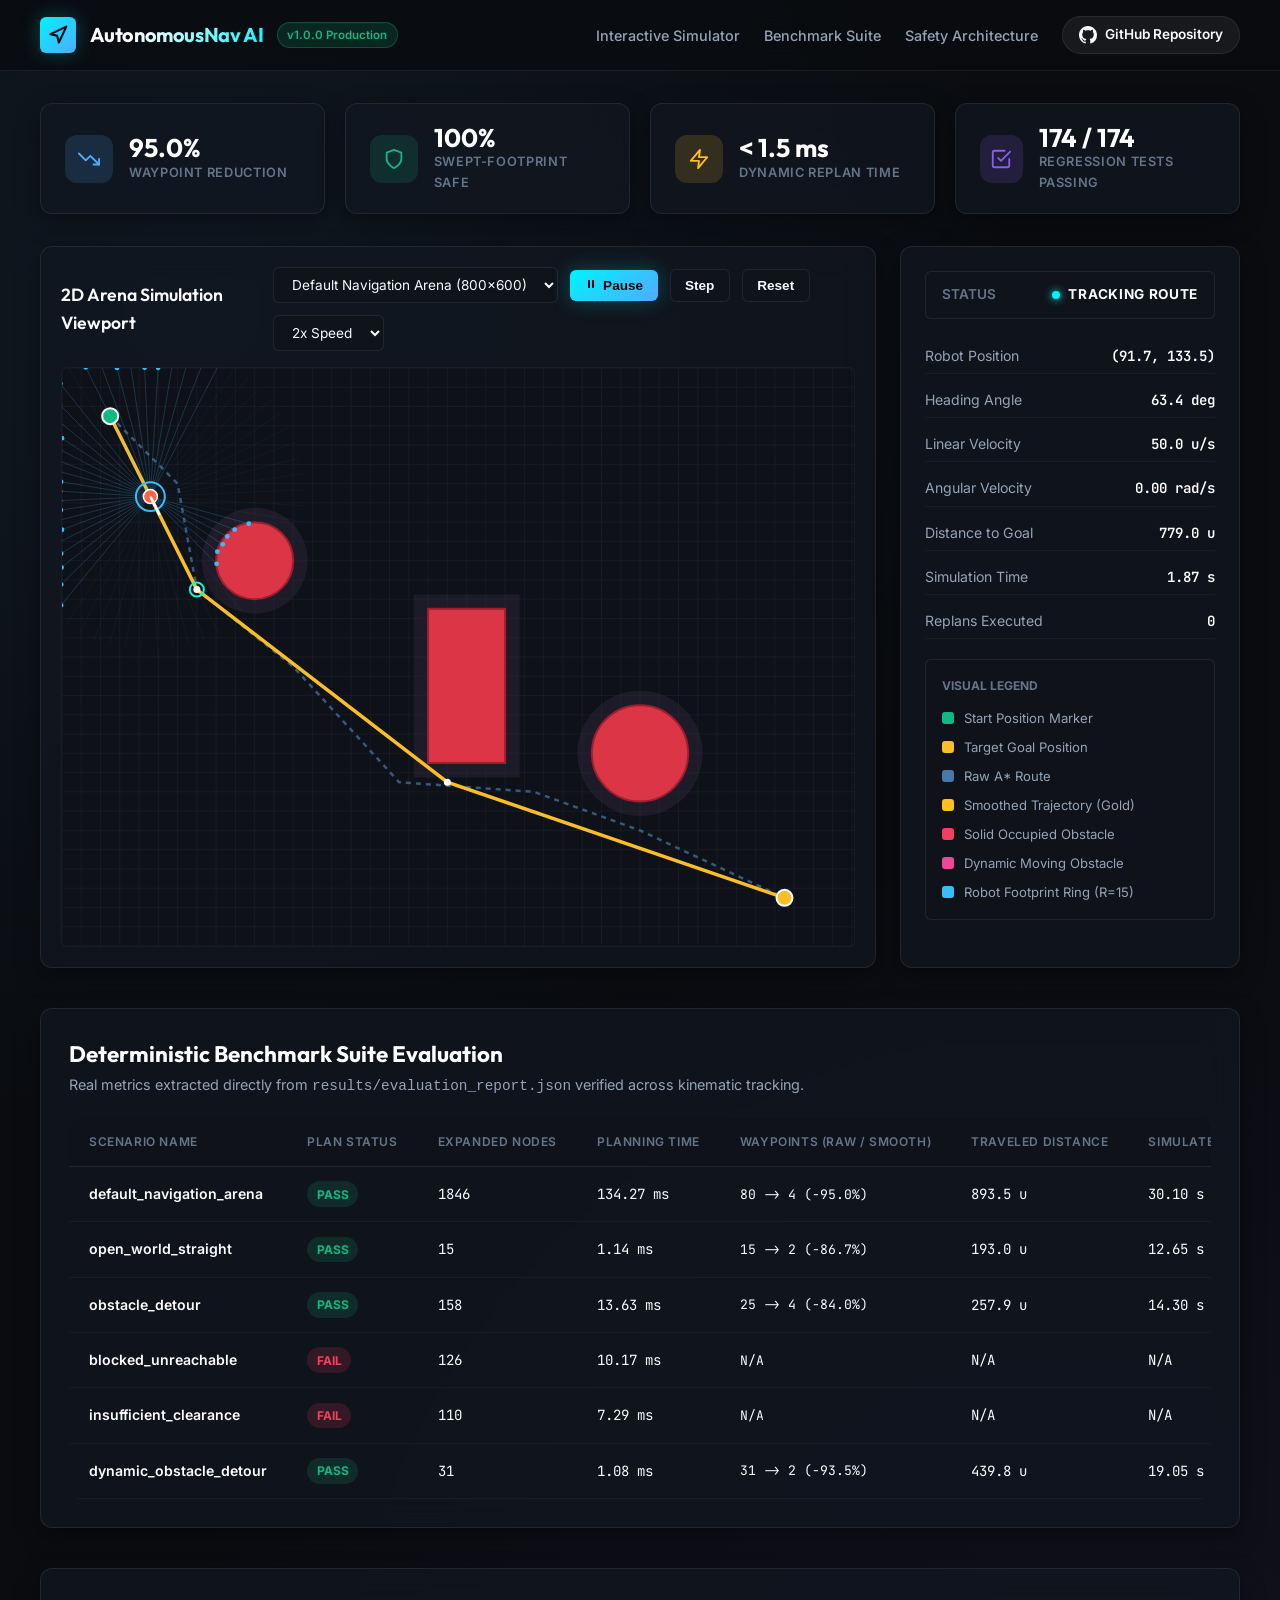
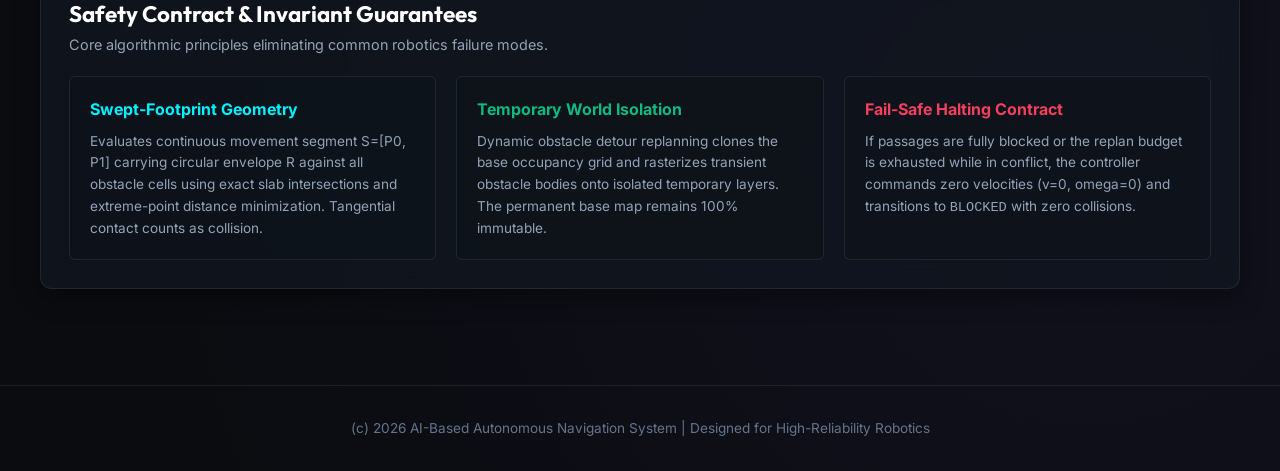
<file: index.html>
<!DOCTYPE html>
<html lang="en">
<head>
  <meta charset="UTF-8">
  <meta name="viewport" content="width=device-width, initial-scale=1.0">
  <title>AutonomousNav AI | Autonomous Navigation System Showcase</title>
  <meta name="description" content="Interactive 2D simulation, footprint-safe A* trajectory planning, conservative line-of-sight path smoothing, and kinematic pure pursuit tracking.">
  <link rel="preconnect" href="https://fonts.googleapis.com">
  <link rel="preconnect" href="https://fonts.gstatic.com" crossorigin>
  <link href="https://fonts.googleapis.com/css2?family=Inter:wght@400;500;600;700&family=JetBrains+Mono:wght@500;600&family=Outfit:wght@600;700;800&display=swap" rel="stylesheet">
  <link rel="stylesheet" href="style.css">
</head>
<body>

  <!-- Top Navigation Header -->
  <header class="navbar">
    <div class="brand">
      <div class="brand-icon">
        <svg width="20" height="20" viewBox="0 0 24 24" fill="none" stroke="currentColor" stroke-width="2.5" stroke-linecap="round" stroke-linejoin="round">
          <polygon points="3 11 22 2 13 21 11 13 3 11"/>
        </svg>
      </div>
      <h1 class="brand-title">AutonomousNav AI</h1>
      <span class="brand-badge">v1.0.0 Production</span>
    </div>
    <nav class="nav-links">
      <a href="#simulator" class="nav-link">Interactive Simulator</a>
      <a href="#benchmarks" class="nav-link">Benchmark Suite</a>
      <a href="#architecture" class="nav-link">Safety Architecture</a>
      <a href="https://github.com/Sahil2005-OSS/AI-Based-Autonomous-Navigation-System" target="_blank" rel="noopener noreferrer" class="btn-github">
        <svg height="18" width="18" viewBox="0 0 16 16" fill="currentColor">
          <path d="M8 0C3.58 0 0 3.58 0 8c0 3.54 2.29 6.53 5.47 7.59.4.07.55-.17.55-.38 0-.19-.01-.82-.01-1.49-2.01.37-2.53-.49-2.69-.94-.09-.23-.48-.94-.82-1.13-.28-.15-.68-.52-.01-.53.63-.01 1.08.58 1.23.82.72 1.21 1.87.87 2.33.66.07-.52.28-.87.51-1.07-1.78-.2-3.64-.89-3.64-3.95 0-.87.31-1.59.82-2.15-.08-.2-.36-1.02.08-2.12 0 0 .67-.21 2.2.82.64-.18 1.32-.27 2-.27.68 0 1.36.09 2 .27 1.53-1.04 2.2-.82 2.2-.82.44 1.1.16 1.92.08 2.12.51.56.82 1.27.82 2.15 0 3.07-1.87 3.75-3.65 3.95.29.25.54.73.54 1.48 0 1.07-.01 1.93-.01 2.2 0 .21.15.46.55.38A8.013 8.013 0 0016 8c0-4.42-3.58-8-8-8z"/>
        </svg>
        <span>GitHub Repository</span>
      </a>
    </nav>
  </header>

  <main class="container">

    <!-- Hero / KPI Highlights Banner -->
    <section class="kpi-grid">
      <div class="glass-panel kpi-card">
        <div class="kpi-icon icon-blue">
          <svg width="22" height="22" viewBox="0 0 24 24" fill="none" stroke="currentColor" stroke-width="2" stroke-linecap="round" stroke-linejoin="round">
            <polyline points="23 18 13.5 8.5 8.5 13.5 1 6"/>
            <polyline points="17 18 23 18 23 12"/>
          </svg>
        </div>
        <div>
          <div class="kpi-val" id="kpi-reduction">95.0%</div>
          <div class="kpi-label">Waypoint Reduction</div>
        </div>
      </div>
      <div class="glass-panel kpi-card">
        <div class="kpi-icon icon-emerald">
          <svg width="22" height="22" viewBox="0 0 24 24" fill="none" stroke="currentColor" stroke-width="2" stroke-linecap="round" stroke-linejoin="round">
            <path d="M12 22s8-4 8-10V5l-8-3-8 3v7c0 6 8 10 8 10z"/>
          </svg>
        </div>
        <div>
          <div class="kpi-val">100%</div>
          <div class="kpi-label">Swept-Footprint Safe</div>
        </div>
      </div>
      <div class="glass-panel kpi-card">
        <div class="kpi-icon icon-gold">
          <svg width="22" height="22" viewBox="0 0 24 24" fill="none" stroke="currentColor" stroke-width="2" stroke-linecap="round" stroke-linejoin="round">
            <polygon points="13 2 3 14 12 14 11 22 21 10 12 10 13 2"/>
          </svg>
        </div>
        <div>
          <div class="kpi-val">&lt; 1.5 ms</div>
          <div class="kpi-label">Dynamic Replan Time</div>
        </div>
      </div>
      <div class="glass-panel kpi-card">
        <div class="kpi-icon icon-purple">
          <svg width="22" height="22" viewBox="0 0 24 24" fill="none" stroke="currentColor" stroke-width="2" stroke-linecap="round" stroke-linejoin="round">
            <path d="M9 11l3 3L22 4"/>
            <path d="M21 12v7a2 2 0 0 1-2 2H5a2 2 0 0 1-2-2V5a2 2 0 0 1 2-2h11"/>
          </svg>
        </div>
        <div>
          <div class="kpi-val">174 / 174</div>
          <div class="kpi-label">Regression Tests Passing</div>
        </div>
      </div>
    </section>

    <!-- Interactive Simulator Workspace -->
    <section id="simulator" class="workspace-grid">

      <!-- Canvas & Simulation Viewport -->
      <div class="glass-panel canvas-panel">
        <div class="panel-header">
          <div class="panel-title">
            <span>2D Arena Simulation Viewport</span>
          </div>
          <div class="controls-bar">
            <select id="scenarioSelector" class="select-scenario" aria-label="Select Scenario">
              <option value="default">Default Navigation Arena (800x600)</option>
              <option value="dynamic">Dynamic Obstacle Online Detour</option>
              <option value="blocked">Blocked Corridor Safe Halting</option>
              <option value="detour">Wall Obstacle Detour Bypass</option>
              <option value="open">Open World Direct Shortcut</option>
            </select>
            <button id="btnPlayPause" class="btn-ctrl btn-primary">
              <span id="playIcon">
                <svg width="12" height="12" viewBox="0 0 24 24" fill="currentColor"><polygon points="5 3 19 12 5 21 5 3"/></svg>
              </span>
              <span id="playText">Play</span>
            </button>
            <button id="btnStep" class="btn-ctrl">Step</button>
            <button id="btnReset" class="btn-ctrl">Reset</button>
            <select id="speedSelector" class="select-scenario" aria-label="Playback Speed">
              <option value="1">1x Speed</option>
              <option value="2" selected>2x Speed</option>
              <option value="4">4x Speed</option>
            </select>
          </div>
        </div>

        <div class="canvas-wrapper">
          <canvas id="simCanvas" width="800" height="600"></canvas>
        </div>
      </div>

      <!-- Telemetry & Diagnostics Sidebar -->
      <div class="glass-panel telemetry-panel">
        <div class="status-badge-container">
          <span style="font-size: 0.85rem; color: var(--text-muted); font-weight: 600;">STATUS</span>
          <div id="statusBadge" class="status-indicator status-tracking">
            <span class="status-dot"></span>
            <span id="statusText">READY</span>
          </div>
        </div>

        <div class="telemetry-group">
          <div class="telem-row">
            <span class="telem-label">Robot Position</span>
            <span class="telem-val" id="telem-pos">(50.0, 50.0)</span>
          </div>
          <div class="telem-row">
            <span class="telem-label">Heading Angle</span>
            <span class="telem-val" id="telem-heading">0.0 deg</span>
          </div>
          <div class="telem-row">
            <span class="telem-label">Linear Velocity</span>
            <span class="telem-val" id="telem-speed">0.0 u/s</span>
          </div>
          <div class="telem-row">
            <span class="telem-label">Angular Velocity</span>
            <span class="telem-val" id="telem-omega">0.00 rad/s</span>
          </div>
          <div class="telem-row">
            <span class="telem-label">Distance to Goal</span>
            <span class="telem-val" id="telem-dist">764.9 u</span>
          </div>
          <div class="telem-row">
            <span class="telem-label">Simulation Time</span>
            <span class="telem-val" id="telem-time">0.00 s</span>
          </div>
          <div class="telem-row">
            <span class="telem-label">Replans Executed</span>
            <span class="telem-val" id="telem-replans">0</span>
          </div>
        </div>

        <div class="legend-box">
          <div style="font-size: 0.75rem; text-transform: uppercase; color: var(--text-muted); font-weight: 700; margin-bottom: 0.25rem;">Visual Legend</div>
          <div class="legend-item"><span class="legend-swatch" style="background: #10b981;"></span> Start Position Marker</div>
          <div class="legend-item"><span class="legend-swatch" style="background: #fbbf24;"></span> Target Goal Position</div>
          <div class="legend-item"><span class="legend-swatch" style="background: #4678aa;"></span> Raw A* Route</div>
          <div class="legend-item"><span class="legend-swatch" style="background: #fbbf24;"></span> Smoothed Trajectory (Gold)</div>
          <div class="legend-item"><span class="legend-swatch" style="background: #f43f5e;"></span> Solid Occupied Obstacle</div>
          <div class="legend-item"><span class="legend-swatch" style="background: #ec4899;"></span> Dynamic Moving Obstacle</div>
          <div class="legend-item"><span class="legend-swatch" style="background: #38bdf8;"></span> Robot Footprint Ring (R=15)</div>
        </div>
      </div>

    </section>

    <!-- Reproducible Benchmark Evaluation Table -->
    <section id="benchmarks" class="glass-panel" style="padding: 1.75rem; margin-bottom: 2.5rem;">
      <div class="section-header">
        <h2 class="section-title">Deterministic Benchmark Suite Evaluation</h2>
        <p class="section-subtitle">Real metrics extracted directly from <code>results/evaluation_report.json</code> verified across kinematic tracking.</p>
      </div>

      <div class="benchmark-table-container">
        <table class="benchmark-table">
          <thead>
            <tr>
              <th>Scenario Name</th>
              <th>Plan Status</th>
              <th>Expanded Nodes</th>
              <th>Planning Time</th>
              <th>Waypoints (Raw / Smooth)</th>
              <th>Traveled Distance</th>
              <th>Simulated Time</th>
              <th>Outcome</th>
              <th>Safety Policy</th>
            </tr>
          </thead>
          <tbody id="benchmarkBody">
            <!-- Populated dynamically via app.js -->
          </tbody>
        </table>
      </div>
    </section>

    <!-- Safety Architecture & Guarantees -->
    <section id="architecture" class="glass-panel" style="padding: 1.75rem;">
      <div class="section-header">
        <h2 class="section-title">Safety Contract & Invariant Guarantees</h2>
        <p class="section-subtitle">Core algorithmic principles eliminating common robotics failure modes.</p>
      </div>

      <div style="display: grid; grid-template-columns: repeat(auto-fit, minmax(300px, 1fr)); gap: 1.25rem;">
        <div style="padding: 1.25rem; background: rgba(15, 19, 26, 0.7); border-radius: var(--radius-sm); border: 1px solid var(--border-subtle);">
          <h3 style="font-size: 1rem; color: var(--accent-cyan); margin-bottom: 0.5rem;">Swept-Footprint Geometry</h3>
          <p style="font-size: 0.85rem; color: var(--text-secondary);">Evaluates continuous movement segment S=[P0, P1] carrying circular envelope R against all obstacle cells using exact slab intersections and extreme-point distance minimization. Tangential contact counts as collision.</p>
        </div>
        <div style="padding: 1.25rem; background: rgba(15, 19, 26, 0.7); border-radius: var(--radius-sm); border: 1px solid var(--border-subtle);">
          <h3 style="font-size: 1rem; color: var(--accent-emerald); margin-bottom: 0.5rem;">Temporary World Isolation</h3>
          <p style="font-size: 0.85rem; color: var(--text-secondary);">Dynamic obstacle detour replanning clones the base occupancy grid and rasterizes transient obstacle bodies onto isolated temporary layers. The permanent base map remains 100% immutable.</p>
        </div>
        <div style="padding: 1.25rem; background: rgba(15, 19, 26, 0.7); border-radius: var(--radius-sm); border: 1px solid var(--border-subtle);">
          <h3 style="font-size: 1rem; color: var(--accent-rose); margin-bottom: 0.5rem;">Fail-Safe Halting Contract</h3>
          <p style="font-size: 0.85rem; color: var(--text-secondary);">If passages are fully blocked or the replan budget is exhausted while in conflict, the controller commands zero velocities (v=0, omega=0) and transitions to <code>BLOCKED</code> with zero collisions.</p>
        </div>
      </div>
    </section>

  </main>

  <footer>
    <p>(c) 2026 AI-Based Autonomous Navigation System | Designed for High-Reliability Robotics</p>
  </footer>

  <script src="app.js"></script>
</body>
</html>
</file>
<file: style.css>
/* ==========================================================================
   AutonomousNav AI - Modern Glassmorphic Design System & Aesthetics
   ========================================================================== */

:root {
  --font-sans: 'Inter', -apple-system, BlinkMacSystemFont, "Segoe UI", Roboto, sans-serif;
  --font-heading: 'Outfit', sans-serif;
  --font-mono: 'JetBrains Mono', 'Fira Code', monospace;

  /* Color Palette - Curated Deep Space Theme */
  --bg-primary: #0a0c10;
  --bg-secondary: #0f131a;
  --bg-card: rgba(18, 23, 33, 0.75);
  --bg-card-hover: rgba(25, 32, 46, 0.85);
  --border-subtle: rgba(255, 255, 255, 0.08);
  --border-focus: rgba(56, 189, 248, 0.4);

  /* Accents */
  --accent-cyan: #00f2fe;
  --accent-blue: #4facfe;
  --accent-gold: #fbbf24;
  --accent-emerald: #10b981;
  --accent-rose: #f43f5e;
  --accent-purple: #8b5cf6;

  /* Text */
  --text-primary: #f8fafc;
  --text-secondary: #94a3b8;
  --text-muted: #64748b;

  /* Shadows & Glows */
  --shadow-sm: 0 2px 8px rgba(0, 0, 0, 0.3);
  --shadow-md: 0 8px 24px rgba(0, 0, 0, 0.4);
  --shadow-glow-cyan: 0 0 20px rgba(0, 242, 254, 0.25);
  --shadow-glow-emerald: 0 0 20px rgba(16, 185, 129, 0.25);
  --shadow-glow-rose: 0 0 20px rgba(244, 63, 94, 0.25);

  --radius-sm: 6px;
  --radius-md: 12px;
  --radius-lg: 18px;
  --radius-pill: 9999px;
  --transition: all 0.25s cubic-bezier(0.16, 1, 0.3, 1);
}

*, *::before, *::after {
  box-sizing: border-box;
  margin: 0;
  padding: 0;
}

body {
  background-color: var(--bg-primary);
  background-image:
    radial-gradient(circle at 15% 15%, rgba(79, 172, 254, 0.08) 0%, transparent 40%),
    radial-gradient(circle at 85% 85%, rgba(139, 92, 246, 0.06) 0%, transparent 45%);
  color: var(--text-primary);
  font-family: var(--font-sans);
  line-height: 1.6;
  min-height: 100vh;
  -webkit-font-smoothing: antialiased;
}

/* Glassmorphism Surface Utility */
.glass-panel {
  background: var(--bg-card);
  backdrop-filter: blur(16px);
  -webkit-backdrop-filter: blur(16px);
  border: 1px solid var(--border-subtle);
  border-radius: var(--radius-md);
  box-shadow: var(--shadow-md);
}

/* Header & Navigation */
.navbar {
  display: flex;
  align-items: center;
  justify-content: space-between;
  padding: 1rem 2.5rem;
  background: rgba(10, 12, 16, 0.85);
  backdrop-filter: blur(20px);
  border-bottom: 1px solid var(--border-subtle);
  position: sticky;
  top: 0;
  z-index: 100;
}

.brand {
  display: flex;
  align-items: center;
  gap: 0.85rem;
}

.brand-icon {
  width: 36px;
  height: 36px;
  border-radius: var(--radius-sm);
  background: linear-gradient(135deg, var(--accent-cyan), var(--accent-blue));
  display: flex;
  align-items: center;
  justify-content: center;
  color: #050811;
  font-weight: 900;
  box-shadow: var(--shadow-glow-cyan);
}

.brand-title {
  font-family: var(--font-heading);
  font-size: 1.25rem;
  font-weight: 700;
  letter-spacing: -0.02em;
  background: linear-gradient(135deg, #ffffff 30%, var(--accent-cyan));
  -webkit-background-clip: text;
  -webkit-text-fill-color: transparent;
}

.brand-badge {
  font-size: 0.72rem;
  padding: 0.15rem 0.6rem;
  border-radius: var(--radius-pill);
  background: rgba(16, 185, 129, 0.15);
  color: var(--accent-emerald);
  border: 1px solid rgba(16, 185, 129, 0.3);
  font-weight: 600;
}

.nav-links {
  display: flex;
  align-items: center;
  gap: 1.5rem;
}

.nav-link {
  color: var(--text-secondary);
  text-decoration: none;
  font-size: 0.9rem;
  font-weight: 500;
  transition: var(--transition);
}

.nav-link:hover {
  color: var(--accent-cyan);
}

.btn-github {
  display: flex;
  align-items: center;
  gap: 0.5rem;
  padding: 0.45rem 1rem;
  border-radius: var(--radius-pill);
  background: rgba(255, 255, 255, 0.06);
  border: 1px solid var(--border-subtle);
  color: var(--text-primary);
  text-decoration: none;
  font-size: 0.85rem;
  font-weight: 600;
  transition: var(--transition);
}

.btn-github:hover {
  background: rgba(255, 255, 255, 0.12);
  border-color: rgba(255, 255, 255, 0.2);
  transform: translateY(-1px);
}

/* Main Container */
.container {
  max-width: 1400px;
  margin: 0 auto;
  padding: 2rem 2.5rem;
}

/* KPI Banner */
.kpi-grid {
  display: grid;
  grid-template-columns: repeat(auto-fit, minmax(260px, 1fr));
  gap: 1.25rem;
  margin-bottom: 2rem;
}

.kpi-card {
  padding: 1.25rem 1.5rem;
  display: flex;
  align-items: center;
  gap: 1rem;
  transition: var(--transition);
}

.kpi-card:hover {
  transform: translateY(-2px);
  border-color: var(--border-focus);
}

.kpi-icon {
  width: 48px;
  height: 48px;
  border-radius: var(--radius-md);
  display: flex;
  align-items: center;
  justify-content: center;
  font-size: 1.5rem;
}

.icon-blue { background: rgba(79, 172, 254, 0.15); color: var(--accent-blue); }
.icon-emerald { background: rgba(16, 185, 129, 0.15); color: var(--accent-emerald); }
.icon-gold { background: rgba(251, 191, 36, 0.15); color: var(--accent-gold); }
.icon-purple { background: rgba(139, 92, 246, 0.15); color: var(--accent-purple); }

.kpi-val {
  font-family: var(--font-heading);
  font-size: 1.6rem;
  font-weight: 700;
  line-height: 1.1;
  color: #ffffff;
}

.kpi-label {
  font-size: 0.8rem;
  color: var(--text-muted);
  text-transform: uppercase;
  letter-spacing: 0.05em;
  font-weight: 600;
}

/* Visualizer Workspace Section */
.workspace-grid {
  display: grid;
  grid-template-columns: 1fr 340px;
  gap: 1.5rem;
  margin-bottom: 2.5rem;
}

.canvas-panel {
  padding: 1.25rem;
  display: flex;
  flex-direction: column;
}

.panel-header {
  display: flex;
  align-items: center;
  justify-content: space-between;
  margin-bottom: 1rem;
}

.panel-title {
  font-family: var(--font-heading);
  font-size: 1.1rem;
  font-weight: 600;
  display: flex;
  align-items: center;
  gap: 0.5rem;
}

.controls-bar {
  display: flex;
  align-items: center;
  gap: 0.75rem;
  flex-wrap: wrap;
}

select.select-scenario {
  background: var(--bg-secondary);
  color: var(--text-primary);
  border: 1px solid var(--border-subtle);
  padding: 0.5rem 0.9rem;
  border-radius: var(--radius-sm);
  font-size: 0.85rem;
  font-family: var(--font-sans);
  outline: none;
  cursor: pointer;
  transition: var(--transition);
}

select.select-scenario:hover {
  border-color: var(--border-focus);
}

.btn-ctrl {
  background: var(--bg-secondary);
  color: var(--text-primary);
  border: 1px solid var(--border-subtle);
  padding: 0.5rem 0.9rem;
  border-radius: var(--radius-sm);
  font-size: 0.85rem;
  font-weight: 600;
  cursor: pointer;
  display: inline-flex;
  align-items: center;
  gap: 0.4rem;
  transition: var(--transition);
}

.btn-ctrl:hover {
  background: rgba(56, 189, 248, 0.15);
  border-color: var(--accent-cyan);
  color: var(--accent-cyan);
}

.btn-ctrl.btn-primary {
  background: linear-gradient(135deg, var(--accent-cyan), var(--accent-blue));
  color: #050811;
  border: none;
  box-shadow: var(--shadow-glow-cyan);
}

.btn-ctrl.btn-primary:hover {
  opacity: 0.9;
  transform: translateY(-1px);
}

.canvas-wrapper {
  position: relative;
  width: 100%;
  aspect-ratio: 4 / 3;
  max-height: 580px;
  background: #0f1118;
  border-radius: var(--radius-sm);
  overflow: hidden;
  border: 1px solid rgba(255, 255, 255, 0.05);
}

canvas#simCanvas {
  width: 100%;
  height: 100%;
  display: block;
}

/* Telemetry Sidebar */
.telemetry-panel {
  padding: 1.5rem;
  display: flex;
  flex-direction: column;
  gap: 1.25rem;
}

.status-badge-container {
  display: flex;
  align-items: center;
  justify-content: space-between;
  padding: 0.75rem 1rem;
  border-radius: var(--radius-sm);
  background: var(--bg-secondary);
  border: 1px solid var(--border-subtle);
}

.status-indicator {
  display: inline-flex;
  align-items: center;
  gap: 0.5rem;
  font-size: 0.85rem;
  font-weight: 700;
  letter-spacing: 0.05em;
  text-transform: uppercase;
}

.status-dot {
  width: 8px;
  height: 8px;
  border-radius: 50%;
  background: var(--accent-emerald);
  box-shadow: 0 0 8px var(--accent-emerald);
}

.status-tracking .status-dot { background: var(--accent-cyan); box-shadow: 0 0 8px var(--accent-cyan); }
.status-reached .status-dot { background: var(--accent-emerald); box-shadow: 0 0 8px var(--accent-emerald); }
.status-blocked .status-dot { background: var(--accent-rose); box-shadow: 0 0 8px var(--accent-rose); }

.telemetry-group {
  display: flex;
  flex-direction: column;
  gap: 0.6rem;
}

.telem-row {
  display: flex;
  justify-content: space-between;
  align-items: center;
  font-size: 0.88rem;
  padding: 0.35rem 0;
  border-bottom: 1px solid rgba(255, 255, 255, 0.04);
}

.telem-label {
  color: var(--text-secondary);
}

.telem-val {
  font-family: var(--font-mono);
  font-weight: 600;
  color: #ffffff;
}

.legend-box {
  padding: 1rem;
  border-radius: var(--radius-sm);
  background: rgba(15, 19, 26, 0.6);
  border: 1px solid var(--border-subtle);
  display: flex;
  flex-direction: column;
  gap: 0.5rem;
}

.legend-item {
  display: flex;
  align-items: center;
  gap: 0.6rem;
  font-size: 0.82rem;
  color: var(--text-secondary);
}

.legend-swatch {
  width: 12px;
  height: 12px;
  border-radius: 3px;
}

/* Benchmark Suite Explorer Section */
.section-header {
  margin-bottom: 1.25rem;
}

.section-title {
  font-family: var(--font-heading);
  font-size: 1.4rem;
  font-weight: 700;
  color: #ffffff;
}

.section-subtitle {
  font-size: 0.9rem;
  color: var(--text-secondary);
}

html {
  scroll-behavior: smooth;
}

#simulator,
#benchmarks,
#architecture {
  scroll-margin-top: 85px;
}

.benchmark-table-container {
  overflow-x: auto;
  border-radius: var(--radius-md);
  scrollbar-width: thin;
  scrollbar-color: var(--border-focus) var(--bg-secondary);
}

table.benchmark-table {
  width: 100%;
  border-collapse: collapse;
  text-align: left;
  font-size: 0.88rem;
}

table.benchmark-table th {
  background: rgba(15, 19, 26, 0.95);
  color: var(--text-muted);
  font-weight: 600;
  text-transform: uppercase;
  font-size: 0.75rem;
  letter-spacing: 0.05em;
  padding: 0.9rem 1.25rem;
  border-bottom: 1px solid var(--border-subtle);
  white-space: nowrap;
}

table.benchmark-table td {
  padding: 0.9rem 1.25rem;
  border-bottom: 1px solid rgba(255, 255, 255, 0.04);
  color: var(--text-primary);
  white-space: nowrap;
  vertical-align: middle;
}

table.benchmark-table tr:hover td {
  background: rgba(255, 255, 255, 0.02);
}

.pill {
  display: inline-block;
  padding: 0.2rem 0.6rem;
  border-radius: var(--radius-pill);
  font-size: 0.75rem;
  font-weight: 700;
}

.pill-success { background: rgba(16, 185, 129, 0.15); color: var(--accent-emerald); }
.pill-fail { background: rgba(244, 63, 94, 0.15); color: var(--accent-rose); }
.pill-warn { background: rgba(251, 191, 36, 0.15); color: var(--accent-gold); }

/* Footer */
footer {
  margin-top: 4rem;
  padding: 2rem 0;
  border-top: 1px solid var(--border-subtle);
  text-align: center;
  font-size: 0.85rem;
  color: var(--text-muted);
}

@media (max-width: 1024px) {
  .workspace-grid {
    grid-template-columns: 1fr;
  }
}
</file>
